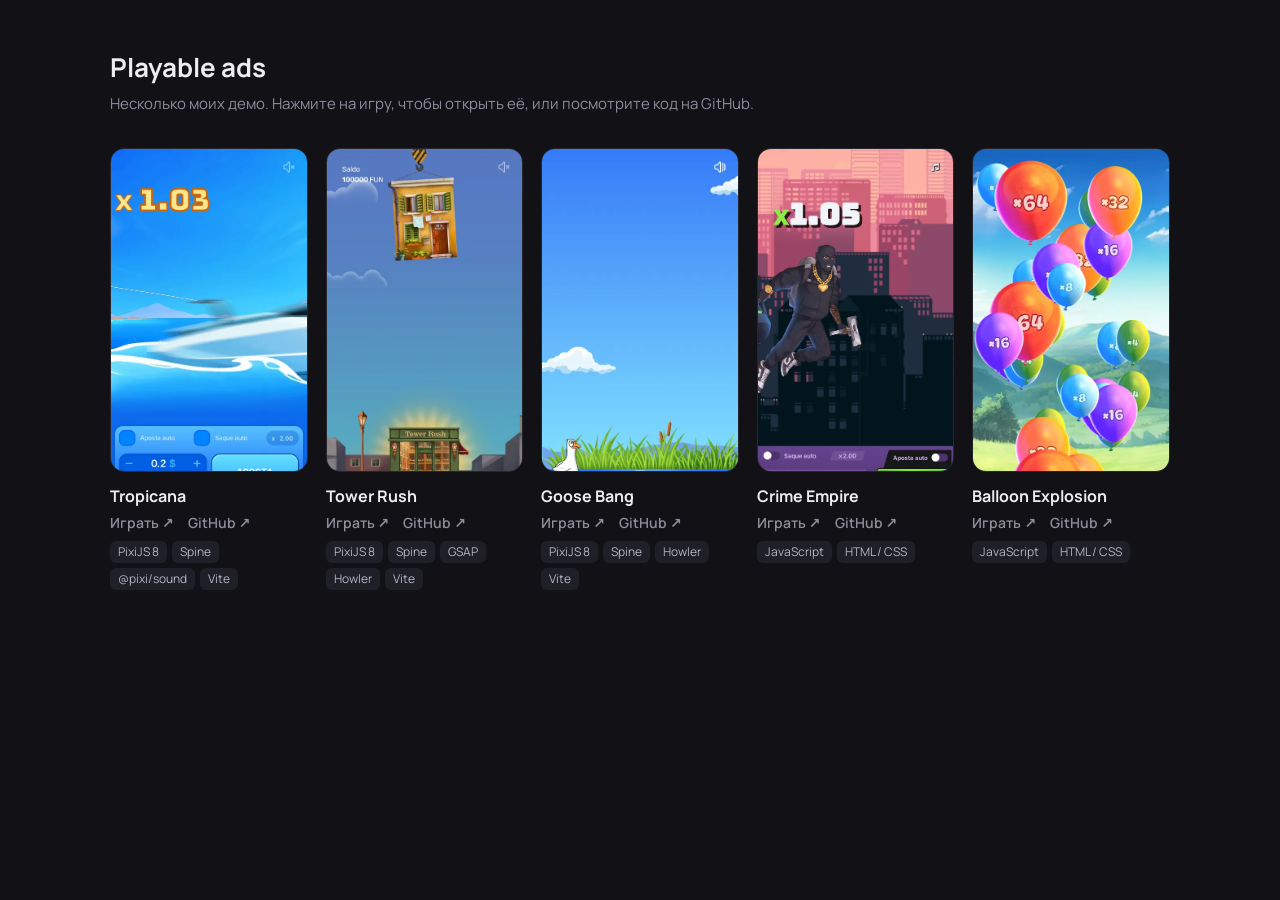
<file: index.html>
<!doctype html>
<html lang="ru">
<head>
  <meta charset="UTF-8">
  <meta name="viewport" content="width=device-width, initial-scale=1">
  <title>Playable ads — примеры</title>
  <meta property="og:title" content="Playable ads — примеры">
  <meta property="og:image" content="assets/og.png">
  <link rel="icon" href="assets/favicon.svg" type="image/svg+xml">
  <link rel="preconnect" href="https://fonts.googleapis.com">
  <link rel="preconnect" href="https://fonts.gstatic.com" crossorigin>
  <link href="https://fonts.googleapis.com/css2?family=Manrope:wght@400;600;700&display=swap" rel="stylesheet">
  <style>
    * { box-sizing: border-box; margin: 0; padding: 0; }
    body { background: #111116; color: #ececf1; font-family: Manrope, system-ui, sans-serif; line-height: 1.5; }
    main { max-width: 1100px; margin: 0 auto; padding: 48px 20px 64px; }
    h1 { font-size: 26px; font-weight: 700; }
    .sub { color: #8d8d9c; margin-top: 6px; font-size: 15px; }
    .grid { display: grid; grid-template-columns: repeat(auto-fill, minmax(190px, 1fr)); gap: 24px 18px; margin-top: 32px; }
    .card { display: block; }
    .cover { display: block; aspect-ratio: 390 / 640; border-radius: 14px; overflow: hidden; background: #1c1c24; border: 1px solid #26262f; transition: transform .2s, border-color .2s; }
    .cover img { width: 100%; height: 100%; object-fit: cover; object-position: top; display: block; }
    .cover:hover { transform: translateY(-3px); border-color: #4a4a5a; }
    .name { margin-top: 12px; font-weight: 700; font-size: 16px; }
    .links { display: flex; gap: 14px; margin-top: 4px; font-size: 14px; font-weight: 600; }
    .links a { color: #8d8d9c; text-decoration: none; }
    .links a:hover { color: #ececf1; }
    .tags { display: flex; flex-wrap: wrap; gap: 5px; margin-top: 8px; }
    .tags span { font-size: 12px; padding: 2px 8px; border-radius: 6px; background: #1f1f28; color: #b4b4c2; }
    @media (max-width: 480px) {
      main { padding-top: 32px; }
      .grid { grid-template-columns: repeat(2, 1fr); gap: 20px 12px; }
    }
  </style>
</head>
<body>
<main>
  <h1>Playable ads</h1>
  <p class="sub">Несколько моих демо. Нажмите на игру, чтобы открыть её, или посмотрите код на GitHub.</p>
  <div class="grid" id="grid"></div>
</main>

<script>
  // Список игр: папка в games/, название, технологии
  const GH = "https://github.com/kseniya7991/";
  const GAMES = [
    { slug: "tropicana",    title: "Tropicana",         repo: "tropicana-playable",    stack: ["PixiJS 8", "Spine", "@pixi/sound", "Vite"] },
    { slug: "tower-rush",   title: "Tower Rush",        repo: "towerrush-playable",    stack: ["PixiJS 8", "Spine", "GSAP", "Howler", "Vite"] },
    { slug: "goose-bang",   title: "Goose Bang",        repo: "goose-bang-playable",   stack: ["PixiJS 8", "Spine", "Howler", "Vite"] },
    { slug: "crime-empire", title: "Crime Empire",      repo: "crime-empire-playable", stack: ["JavaScript", "HTML / CSS"] },
    { slug: "balloon",      title: "Balloon Explosion", repo: "balloon-playable",      stack: ["JavaScript", "HTML / CSS"] },
  ];

  document.getElementById("grid").innerHTML = GAMES.map(g => `
    <div class="card">
      <a class="cover" href="games/${g.slug}/index.html" target="_blank" rel="noopener"><img src="assets/covers/${g.slug}.webp" alt="${g.title}" loading="lazy"></a>
      <div class="name">${g.title}</div>
      <div class="links">
        <a href="games/${g.slug}/index.html" target="_blank" rel="noopener">Играть ↗</a>
        <a href="${GH + g.repo}" target="_blank" rel="noopener">GitHub ↗</a>
      </div>
      <div class="tags">${g.stack.map(s => `<span>${s}</span>`).join("")}</div>
    </div>`).join("");
</script>
</body>
</html>
</file>
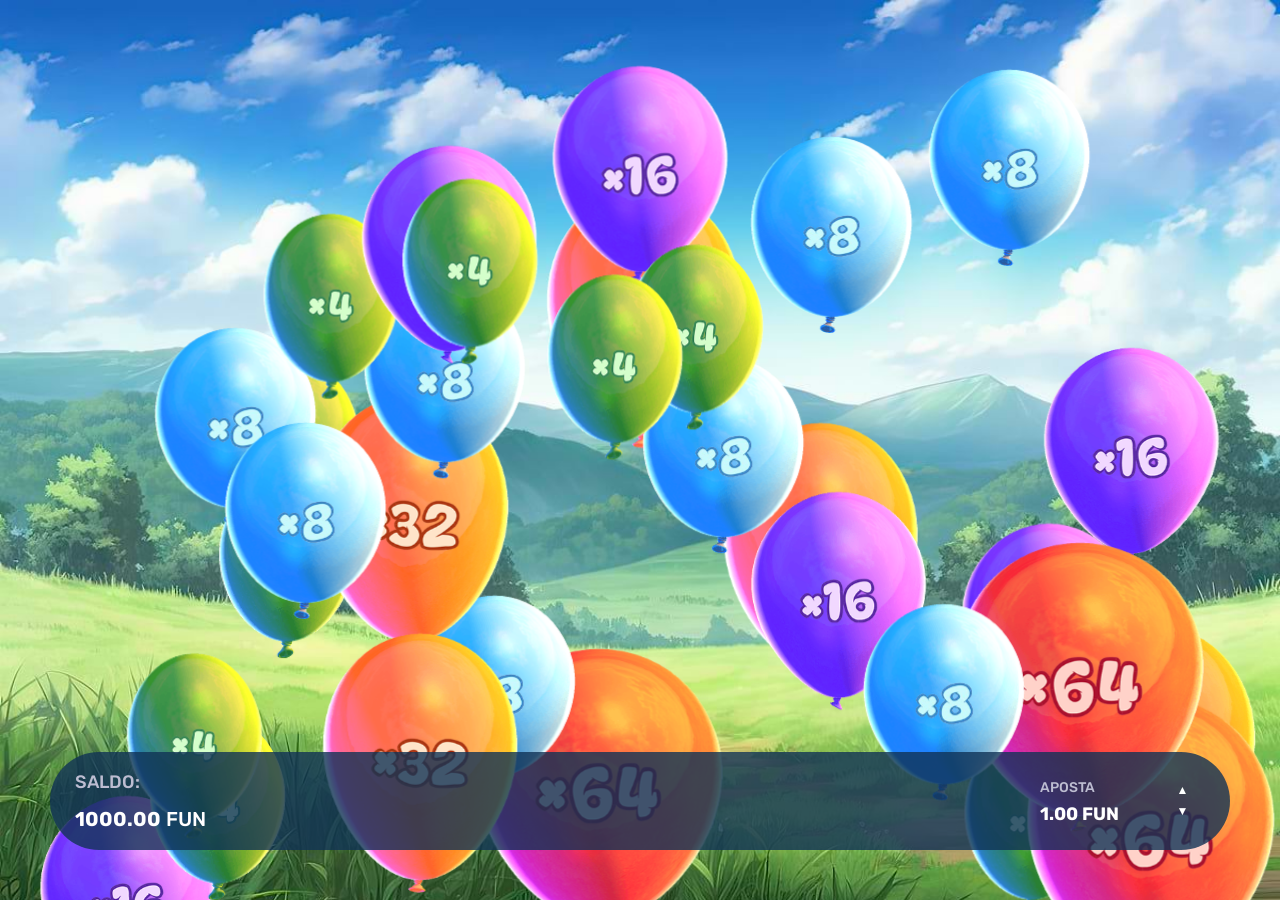
<file: games/balloon/index.html>
<!doctype html>
<html lang="en">

	<head>
		<meta charset="UTF-8">
		<meta name="referrer" content="no-referrer">
		<meta content="width=device-width, user-scalable=no, initial-scale=1.0, maximum-scale=1.0, minimum-scale=1.0, viewport-fit=cover" name="viewport">
		<meta content="ie=edge" http-equiv="X-UA-Compatible">
		<title>Balloon</title>
		<link href="css/main.min.css" rel="stylesheet">
	</head>

	<body>
		<div class="wrapper">
			<div class="game">
				<div class="field" id="field"></div>

				<div class="result" id="result">
					<div class="sum" id="resultSum"></div>
				</div>

				<footer class="game-footer">
					<div class="stat-balance">Saldo:
						<span>
							<strong id="totalBalance">1000.00</strong>
							FUN
						</span>

					</div>
					<div class="stat-win" id="currentWin">
						Você ganhou
						<strong id="currentWinValue">5,00</strong>
						FUN!
					</div>
					<div class="controls" id="betControls">
						<div class="controls__col">
							Aposta
							<input class="bet-display" id="betDisplay" value="1.00 FUN" readonly>

						</div>
						<div class="bet-arrows">
							<button class="arrow-btn" id="arrowUp">▲</button>
							<button class="arrow-btn" id="arrowDown">▼</button>
						</div>
						<div class="bet-dropdown" id="betDropdown"></div>

					</div>
				</footer>
			</div>
			<div class="popup" id="popup">
				<div class="popup__container">
					<div class="popup__win">Você ganhou:
						<span class="popup__sum">
							<span id="totalWin">
								0
							</span>
							R$
						</span>
					</div>
					A demo acabou. Agora é hora de jogar com dinheiro de verdade.
					<div class="popup__text">
						😏 O app tá te esperando:
						<a href="/" rel="noreferrer nofollow" class="popup__link">PLAY</a>
					</div>
					<div class="popup__bonus">Cadastre-se agora e ganhe um bônus exclusivo de 150% no seu primeiro depósito!</div>
				</div>
			</div>
		</div>
	</body>
	<script src="js/main.min.js"></script>
</html>
</file>
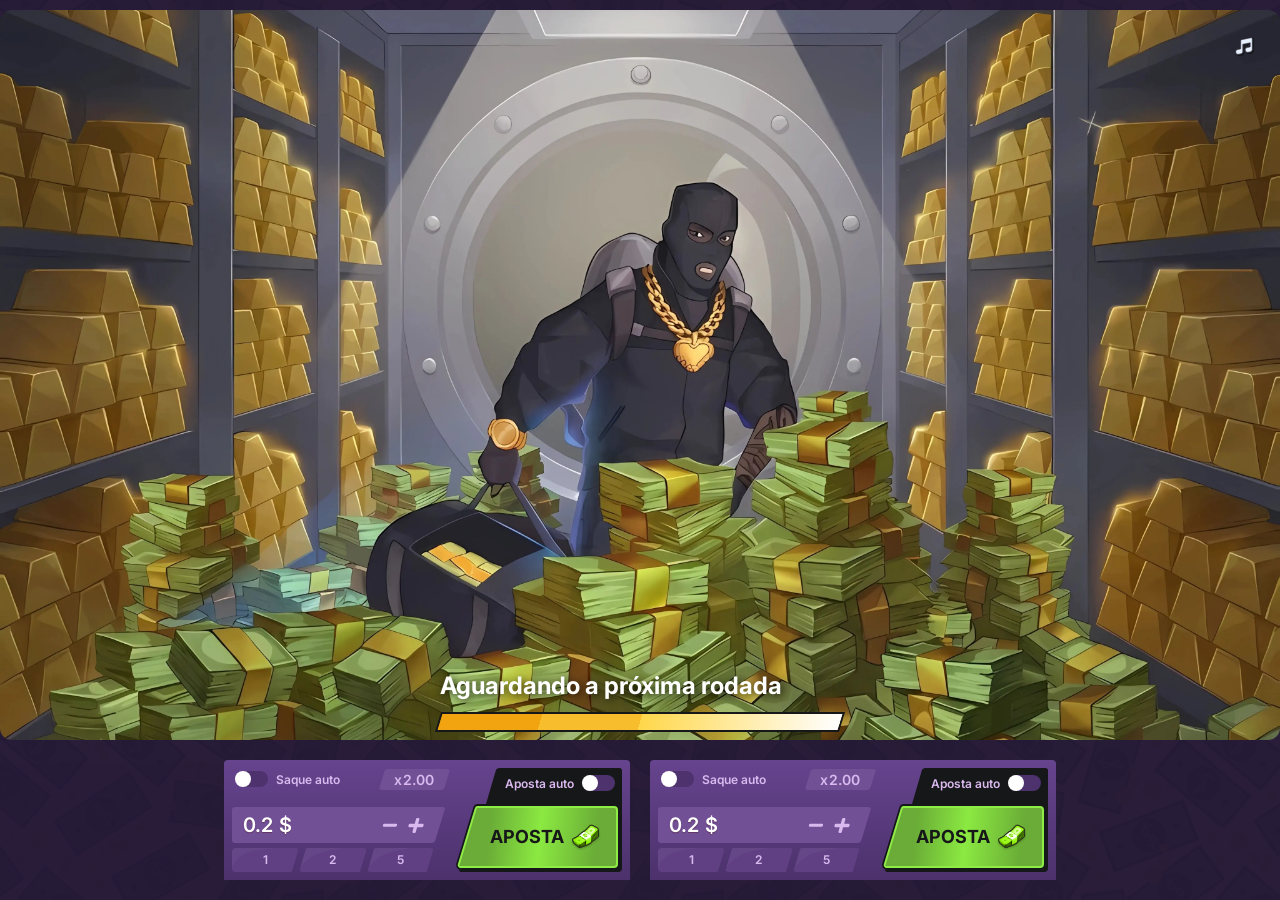
<file: games/crime-empire/index.html>
<!DOCTYPE html>
<html lang="en">
	<head>
		<meta charset="UTF-8">
		<meta name="viewport" content="width=device-width, initial-scale=1.0">
		<title>Game</title>
		<link href="css/main.min.css" rel="stylesheet">
	</head>
	<body>
		<div class="game js-game " data-phase="waiting" data-delay="5000">
			<div class="game__container">
				<div class="game__main">
					<div class="game__bg"></div>
					<button class="game__music-controller js-game__music-control"></button>
					<div class="parallax">
						<div class="layer layer-1"></div>
						<div class="layer layer-2"></div>
						<div class="layer layer-3"></div>
						<div class="layer layer-4"></div>
						<div class="layer layer-5"></div>
						<div class="layer layer-6"></div>
					</div>
					<div class="game__robber"></div>
					<div class="game__preloader js-game__preloader">
						Aguardando a próxima rodada
						<div class="game__progress js-game__progress">
							<span class="game__progress-bar"></span>
						</div>
					</div>
					<div class="game__score js-game__score hiding">x
						<span class="js-game__score-value">1.01</span>
					</div>
					<div class="game__cashout js-game__cashout-modal">
						<img src="assets/win.png" alt="">
						<div class="game__cashout-row">
							<div class="game__cashout-result">
								<span class="js-game__cashout-result">12345</span>
								R$
							</div>
							<span class="game__cashout-mult js-game__cashout-mult">2.00x</span>
						</div>
						<div class="game__cashout-btns">
							<button class="game__btn game__btn--secondary js-game__play">Jogar mais</button>
							<button class="game__btn game__btn--primary">Com dinheiro real</button>
						</div>
					</div>
				</div>
			</div>
			<div class="game__controls">
				<div class="control js-game__control-item">
					<div class="control__left">
						<div class="control__autowithdrawal">
							<label class="control__autocashout control__switch">
								<input type="checkbox" class="control__autocashout-checkbox control__switch-input js-game__autocashout">
								Saque auto
							</label>
							<label class="control__autocashout-field">
								x
								<input pattern="\d*(\s|\d)*(\.|,)?\d?\d?" type="text" inputmode="decimal" class="control__autocashout-input js-game__autocashout-value" value="2.00">
								<span class="control__measurer js-game__measurer">2.00</span>
							</label>
						</div>
						<div class="control__bets js-game__controller">
							<div class="control__bet-field ">
								<label class="control__bet-label">
									<input type="text" inputmode="decimal" class="control__bet-input js-game__controller-input" value="0.2" data-max="150" data-min="0.1">
									<span class="control__measurer js-game__measurer">0.2</span>
									$
								</label>
								<button class="control__bet-down js-game__controller-minus"></button>
								<button class="control__bet-up js-game__controller-plus"></button>
							</div>
							<div class="control__bet-btns">
								<button class="control__bet-btn js-game__controller-bet" data-value="1">1</button>
								<button class="control__bet-btn js-game__controller-bet" data-value="2">2</button>
								<button class="control__bet-btn js-game__controller-bet" data-value="5">5</button>
							</div>
						</div>
					</div>
					<div class="control__right">
						<div class="control__right-wrap-top">
							<label class="control__autobet control__switch">
								<input type="checkbox" class="control__autobet-checkbox control__switch-input js-game__autobet">
								Aposta auto
							</label>
						</div>
						<div class="control__right-wrap-bottom">
							<button class="control__action js-game__bet" data-phase="bet">
								<div class="control__action-wait">
									AGUARDANDO
								</div>
								<div class="control__action-bet">
									APOSTA
									<img src="assets/money.png" alt="">
								</div>
								<div class="control__action-cancel">
									CANCELAR
								</div>
								<div class="control__action-cashout">
									Retirar
									<div class="control__action-result">
										<span class="control__action-sum js-game__bet-value">
											0.5
										</span>
										R$
									</div>
								</div>
							</button>
						</div>
					</div>
				</div>
				<div class="control js-game__control-item">
					<div class="control__left">
						<div class="control__autowithdrawal">
							<label class="control__autocashout control__switch">
								<input type="checkbox" class="control__autocashout-checkbox control__switch-input js-game__autocashout">
								Saque auto
							</label>
							<label class="control__autocashout-field">
								x
								<input pattern="\d*(\s|\d)*(\.|,)?\d?\d?" type="text" inputmode="decimal" class="control__autocashout-input js-game__autocashout-value" value="2.00">
								<span class="control__measurer js-game__measurer">2.00</span>
							</label>
						</div>
						<div class="control__bets js-game__controller">
							<div class="control__bet-field ">
								<label class="control__bet-label">
									<input type="text" inputmode="decimal" class="control__bet-input js-game__controller-input" value="0.2" data-max="150" data-min="0.1">
									<span class="control__measurer js-game__measurer">0.2</span>
									$
								</label>
								<button class="control__bet-down js-game__controller-minus"></button>
								<button class="control__bet-up js-game__controller-plus"></button>
							</div>
							<div class="control__bet-btns">
								<button class="control__bet-btn js-game__controller-bet" data-value="1">1</button>
								<button class="control__bet-btn js-game__controller-bet" data-value="2">2</button>
								<button class="control__bet-btn js-game__controller-bet" data-value="5">5</button>
							</div>
						</div>
					</div>
					<div class="control__right">
						<div class="control__right-wrap-top">
							<label class="control__autobet control__switch">
								<input type="checkbox" class="control__autobet-checkbox control__switch-input js-game__autobet">
								Aposta auto
							</label>
						</div>
						<div class="control__right-wrap-bottom">
							<button class="control__action js-game__bet" data-phase="bet">
								<div class="control__action-wait">
									AGUARDANDO
								</div>
								<div class="control__action-bet">
									APOSTA
									<img src="assets/money.png" alt="">
								</div>
								<div class="control__action-cancel">
									CANCELAR
								</div>
								<div class="control__action-cashout">
									Retirar
									<div class="control__action-result">
										<span class="control__action-sum js-game__bet-value">
											0.5
										</span>
										R$
									</div>
								</div>
							</button>
						</div>
					</div>
				</div>
			
				
			</div>
			<div class="game__final js-game__final">
				<div class="game__final-content">
					A demonstração está finalizada. Agora é hora de jogar com dinheiro real. Cadastre-se, faça um depósito e ganhe um super bônus de 150%:
					<a href="#">PLAY</a>
				</div>
			</div>
		</div>
		<script src="js/main.min.js"></script>
	</body>
</html>
</file>
<file: games/balloon/css/main.min.css>
@font-face{font-family:"Rubik";font-display:swap;src:url("../fonts/Rubik-VariableFont_wght.woff2") format("woff2"),url("../fonts/Rubik-VariableFont_wght.woff") format("woff");font-weight:100 900;font-style:normal}html{line-height:1.5;-webkit-text-size-adjust:100%}body{margin:0}main{display:block}h1{font-size:2em;margin:.67em 0}hr{box-sizing:content-box;height:0;overflow:visible}pre{font-family:monospace,monospace;font-size:1em}a{background-color:rgba(0,0,0,0)}abbr[title]{border-bottom:none;text-decoration:underline;text-decoration:underline dotted}b,strong{font-weight:bolder}code,kbd,samp{font-family:monospace,monospace;font-size:1em}small{font-size:80%}sub,sup{font-size:75%;line-height:0;position:relative;vertical-align:baseline}sub{bottom:-0.25em}sup{top:-0.5em}img{border-style:none;max-width:100%;height:auto}button,input,optgroup,select,textarea{font-family:inherit;font-size:100%;line-height:1.15;margin:0}button,input{overflow:visible}button,select{text-transform:none}button,[type=button],[type=reset],[type=submit]{-webkit-appearance:button}button::-moz-focus-inner,[type=button]::-moz-focus-inner,[type=reset]::-moz-focus-inner,[type=submit]::-moz-focus-inner{border-style:none;padding:0}button:-moz-focusring,[type=button]:-moz-focusring,[type=reset]:-moz-focusring,[type=submit]:-moz-focusring{outline:1px dotted ButtonText}fieldset{padding:.35em .75em .625em}legend{box-sizing:border-box;color:inherit;display:table;max-width:100%;padding:0;white-space:normal}progress{vertical-align:baseline}textarea{overflow:auto}[type=checkbox],[type=radio]{box-sizing:border-box;padding:0}[type=number]::-webkit-inner-spin-button,[type=number]::-webkit-outer-spin-button{height:auto}[type=search]{-webkit-appearance:textfield;outline-offset:-2px}[type=search]::-webkit-search-decoration{-webkit-appearance:none}::-webkit-file-upload-button{-webkit-appearance:button;font:inherit}details{display:block}summary{display:list-item}template{display:none}[hidden]{display:none}*,*::before,*::after{box-sizing:border-box;margin:0;padding:0;outline:none}a{text-decoration:none}ul[class]{list-style:none}html{font-size:16px}:root{--bg: #0b1220;--panel: #0f1724;--text: #e6eef8}html,body{width:100%;height:100%;margin:0;font-family:"Rubik",sans-serif;background:linear-gradient(180deg, #071024 0%, #071022 60%, #071028 100%);color:var(--text);overflow:hidden}.wrapper{background:url("../img/bg-field.jpg") 50% 0% no-repeat no-repeat;width:100%;height:100%;margin:0 auto;overflow:hidden;position:relative;background-size:cover}.popup{position:fixed;z-index:200;inset:0;background:rgba(17,51,85,.5);-webkit-backdrop-filter:blur(1px);backdrop-filter:blur(1px);display:none;align-items:center;justify-content:center}.popup__container{padding:20px 30px;background:rgba(18,69,109,.8901960784);border-radius:15px;border:3px solid #79d5ff;box-shadow:#fff 0 0 10px 5px;color:#fff;font-size:18px;width:max-content;max-width:calc(100% - 50px);display:flex;text-align:center;flex-direction:column;gap:15px}.popup.show{display:flex}.popup__text{display:flex;justify-content:center;align-items:center;gap:20px;font-size:clamp(18px,2vw,22px);font-weight:600;color:#facb14}.popup__win{font-size:clamp(18px,2vw,22px);font-weight:600;color:#fff}.popup__sum{font-size:clamp(20px,2vw,24px);color:#facb14}.popup__link{color:#fff;padding:10px 25px;border-radius:30px;background:linear-gradient(#ced956, #4a904f);text-decoration:none;display:inline-block;animation:pulse 1.5s infinite}.popup__bonus{margin-top:10px;font-size:clamp(20px,1.5vw,25px);font-weight:500;color:#fff;max-width:700px}@keyframes pulse{0%{box-shadow:0 0 0 0 hsla(0,0%,100%,.7)}70%{box-shadow:0 0 15px 8px hsla(0,0%,100%,0)}100%{box-shadow:0 0 0 0 hsla(0,0%,100%,0)}}.game{position:relative;height:100%;width:100%;display:flex;flex-direction:column;justify-content:flex-end;padding:50px}.game-footer{padding:15px 25px;background:rgba(17,51,85,.8);border-radius:50px;z-index:10;display:flex;align-items:center;justify-content:space-between;gap:15px}.stat-balance,.controls{font-size:clamp(16px,1.5vw,18px);font-weight:500;display:flex;flex-direction:column;align-items:flex-start;gap:8px;color:#bdbdd1}.stat-balance,.controls{text-transform:uppercase}.stat-balance span{color:#fff;font-size:clamp(16px,1.6vw,20px)}.stat-win{color:#fbcb14;font-weight:700;font-size:clamp(16px,2vw,22px);opacity:0;transition:all .2s;transition-timing-function:ease-in-out}.stat-win.show{opacity:1}.controls{position:relative;cursor:pointer;display:flex;flex-direction:row;align-items:flex-start;justify-content:center;font-size:clamp(14px,1vw,16px);padding:10px 40px 10px 20px;border-radius:50px;transition:all .2s}.controls:hover{background:rgba(17,51,85,.8)}.controls__col{display:flex;flex-direction:column;align-items:flex-start;gap:6px}.bet-display{width:125px;color:#fff;font-size:clamp(16px,1.5vw,18px);background:rgba(0,0,0,0);border:none;font-weight:bold;cursor:pointer;transition:all .3s;user-select:none}.bet-arrows{position:absolute;top:50%;right:10px;transform:translateY(-50%);display:flex;flex-direction:column;gap:2px;height:40px}.arrow-btn{flex:1;width:25px;border:none;border-radius:4px;cursor:pointer;display:flex;align-items:center;justify-content:center;transition:all .2s;font-weight:bold;background:rgba(0,0,0,0);color:#fff;font-size:12px}.arrow-btn:hover:not(:disabled){background:hsla(0,0%,100%,.1);transform:scale(1.1)}.arrow-btn:disabled{pointer-events:none;opacity:.5}.bet-dropdown{position:absolute;top:-10px;left:0;right:0;transform:translateY(-100%);max-height:300px;background:#0f3460;overflow-y:auto;opacity:0;pointer-events:none;transition:all .3s;z-index:100}.bet-dropdown.open{opacity:1;pointer-events:all}.bet-option{padding:12px 15px;cursor:pointer;transition:background .2s;font-size:clamp(14px,1.5vw,16px)}.bet-option:last-child{border-bottom:none}.bet-option:hover{background:#1a4d7a;color:#fff}.bet-option.selected{background:#1a4d7a;color:#fff;font-weight:bold}.bet-dropdown::-webkit-scrollbar{width:4px}.bet-dropdown::-webkit-scrollbar-track{background:#16213e;border-radius:4px}.bet-dropdown::-webkit-scrollbar-thumb{background:hsla(0,0%,100%,.2745098039);border-radius:4px}.field{position:absolute;z-index:5;inset:0;overflow:hidden}.point{z-index:10}.m1-1 .box{background:linear-gradient(180deg, #9be7ff, #7fd2ff);background-image:url("../img/ballon1-1.png")}.m1-5 .box{background:linear-gradient(180deg, #9be7ff, #7fd2ff);background-image:url("../img/ballon1-5.png")}.m2 .box{background:linear-gradient(180deg, #9be7ff, #7fd2ff);background-image:url("../img/ballon2.png")}.m4 .box{background:linear-gradient(180deg, #c6f6d5, #9ae6b4);background-image:url("../img/ballon1-1.png")}.m8 .box{background:linear-gradient(180deg, #9be7ff, #7fd2ff);background-image:url("../img/ballon2.png")}.m16 .box{background:linear-gradient(180deg, #ffd1f0, #ff9bd8);background-image:url("../img/ballon16.png")}.m32 .box{background:linear-gradient(180deg, #e9d5ff, #c29bff);background-image:url("../img/ballon32.png")}.m64 .box{background:linear-gradient(180deg, #ffd9d9, #ffa6a6);background-image:url("../img/ballon64.png")}.m1-1 .box::after{background-image:url("../img/x1-1.png")}.m1-5 .box::after{background-image:url("../img/x1-5.png")}.m2 .box::after{background-image:url("../img/x2.png")}.m4 .box::after{background-image:url("../img/xx4.png")}.m8 .box::after{background-image:url("../img/x88.png")}.m16 .box::after{background-image:url("../img/x16.png")}.m32 .box::after{background-image:url("../img/x32.png")}.m64 .box::after{background-image:url("../img/x64.png")}.m4{clip-path:ellipse(50% 50%)}.m8{clip-path:ellipse(50% 46%)}.m16{clip-path:ellipse(51% 47%)}.m32{clip-path:ellipse(50% 49%)}.m64{clip-path:ellipse(50% 44%)}.balloon{position:absolute;left:0;top:0;will-change:transform;touch-action:none;user-select:none;aspect-ratio:72/96;width:7%;display:flex;align-items:center;justify-content:center;font-weight:700;color:#071722;cursor:pointer;transform-style:preserve-3d}.balloon .box{position:relative;width:100%;height:100%;display:flex;align-items:center;justify-content:center;background-position:center;background-repeat:no-repeat;background-size:contain}.balloon .box::after{content:"";aspect-ratio:40/20;width:50%;background-position:center;background-size:contain;background-repeat:no-repeat}.m1-5{width:8%}.m2{width:10%}.m4{width:clamp(70px,12%,140px)}.m8{width:clamp(80px,13%,185px)}.m16{width:clamp(100px,14%,230px)}.m32{width:clamp(115px,16%,260px)}.m64{width:clamp(150px,20%,350px)}.particle{position:absolute;width:clamp(30px,5%,50px);aspect-ratio:1/1;border-radius:50%;background-image:url("../img/coin2.png");background-size:contain;background-position:center;background-repeat:no-repeat;display:flex;align-items:center;justify-content:center;pointer-events:none;transform-origin:center}.result{position:absolute;z-index:20;left:50%;top:50%;transform:translate(-50%, -50%) scale(0);text-align:center;opacity:0;pointer-events:none;color:#fbcb14;font-size:clamp(25px,2.5vw,35px);font-weight:900;min-width:150px;padding:10px 20px;background:rgba(17,51,85,.8);border-radius:50px;transition:all .2s;transition-timing-function:ease-in-out}.result.show{opacity:1;transform:translate(-50%, -50%) scale(1);pointer-events:auto}@media(max-width: 1210px){.game{padding:20px}}@media(max-width: 768px){.game{padding:0}.game-footer{padding:10px 10px;border-radius:0}.bet-display{width:105px}.popup__container{padding:20px;max-width:calc(100% - 20px)}}
</file>
<file: games/crime-empire/css/main.min.css>
*,body,input{font-family:Inter,sans-serif}.game__robber,.parallax{bottom:0;pointer-events:none}.control__left,.game__cashout,.game__robber,.parallax{pointer-events:none}@font-face{font-family:Inter;font-display:swap;src:url("../fonts/Inter-VariableFont_opsz,wght.woff2") format("woff2"),url("../fonts/Inter-VariableFont_opsz,wght.woff") format("woff");font-weight:100 900;font-style:normal}@font-face{font-family:Bungee;font-display:swap;src:url("../fonts/Bungee-Regular.woff2") format("woff2"),url("../fonts/Bungee-Regular.woff") format("woff");font-weight:400;font-style:normal}.game,body,html{height:100%;width:100%;margin:0}*{box-sizing:border-box}button,input{background:0 0;border:none;outline:0;cursor:pointer;padding:0}.game{--delay:5000;--delay-part:0.8;width:100%;display:flex;flex-direction:column;align-items:center;justify-content:flex-start;background:#251936}.game::before{content:"";position:absolute;z-index:0;inset:0;opacity:.015;background:url("../assets/moneybg.webp") center center/400px,#251936}.game>*{z-index:5}.game__final{display:none;position:fixed;z-index:200;inset:0;background:rgba(0,0,0,.4);-webkit-backdrop-filter:blur(3px);backdrop-filter:blur(3px);align-items:center;justify-content:center;padding:20px}.game__final.active{display:flex}.game__final-content{max-width:600px;min-height:200px;max-height:100%;border-radius:8px;padding:16px 30px;background:linear-gradient(#66448e 0,#4c316c 100%);border:3px solid #8451be;box-shadow:0 0 10px 0 rgba(0,0,0,.5);display:flex;flex-direction:column;align-items:center;justify-content:center;gap:20px;font-size:clamp(18px, 2vw, 20px);line-height:1.5;font-weight:400;text-align:center;color:#fff}.game__final-content a{background:linear-gradient(96.39deg,#f1a40f 8.21%,#fedf4b 44.11%,#f1a40f 84.6%);font-size:18px;font-weight:700;line-height:24px;color:#161718;text-decoration:none;border-radius:4px;padding:8px 16px;width:160px;max-width:100%;animation:1.5s infinite pulse}.game__cashout-result span,.game__score,.game__status{font-weight:800}.game__final-content a:hover{background:#ffff41}.game__container{flex:1;width:100%;max-width:1440px;border-radius:12px;overflow:hidden;display:flex;align-items:center;justify-content:center;margin-top:10px}.game__main{flex:1;position:relative;padding:20px;width:100%;height:100%}.game__music-controller{position:relative;z-index:20;display:flex;align-items:center;justify-content:center;width:32px;height:32px;margin-left:auto}.game__preloader.hiding,.game__score.hiding,.parallax{display:none}.game__music-controller::after{content:"";background-image:url('data:image/svg+xml,<svg viewBox="0 0 24 24" fill="none" xmlns="http://www.w3.org/2000/svg"><g filter="url(%23a)"><path d="M20.25 4.715a.95.95 0 0 0-.377-.755l-.152.199.152-.199a1.03 1.03 0 0 0-.832-.189l-9.5 1.958a.974.974 0 0 0-.791.944v7.904c0 .21-.155.406-.392.454l-2.66.547c-1.128.231-1.948 1.188-1.948 2.31 0 1.518 1.464 2.622 2.984 2.308l2.042-.42c1.144-.236 1.974-1.205 1.974-2.342v-7.12l7.5-1.547v3.848c0 .21-.155.405-.392.454l-2.662.55c-1.127.233-1.946 1.188-1.946 2.31 0 1.519 1.464 2.623 2.985 2.31l2.041-.421c1.144-.236 1.974-1.205 1.974-2.342z" fill="%23e6f0ff" stroke="%232a252e" stroke-width=".5" stroke-linejoin="round"/></g><defs><filter id="a" x="0" y="0" width="25" height="25" filterUnits="userSpaceOnUse" color-interpolation-filters="sRGB"><feFlood flood-opacity="0" result="BackgroundImageFix"/><feColorMatrix in="SourceAlpha" values="0 0 0 0 0 0 0 0 0 0 0 0 0 0 0 0 0 0 127 0" result="hardAlpha"/><feOffset dx="1" dy="1"/><feComposite in2="hardAlpha" operator="out"/><feColorMatrix values="0 0 0 0 0.0862745 0 0 0 0 0.0901961 0 0 0 0 0.0941176 0 0 0 0.9 0"/><feBlend in2="BackgroundImageFix" result="effect1_dropShadow_5000_18639"/><feBlend in="SourceGraphic" in2="effect1_dropShadow_5000_18639" result="shape"/></filter></defs></svg>');background-position:center;background-repeat:no-repeat;background-size:contain;width:24px;height:24px}.game__btn::after,.parallax{position:absolute;height:100%}.game__music-controller.disabled{opacity:.5}.game__bg{position:absolute;inset:0;z-index:-1;background-image:url("../assets/waiting.webp");background-position:center;background-size:cover}.layer-1,.layer-2,.layer-3,.layer-4,.layer-5,.layer-6{background-size:1244px 100%}.parallax{left:0;width:100%;min-height:800px;z-index:0}.game[data-phase=finish] .parallax,.game[data-phase=playing] .parallax{display:block}.layer{position:absolute;inset:0;background-repeat:repeat-x;background-position:0 0;animation-timing-function:linear;animation-iteration-count:infinite}.layer-1{background-image:url("../assets/1-city.png");animation:60s linear infinite moving}.layer-2{background-image:url("../assets/2-city.png");animation:50s linear infinite moving}.layer-3{background-image:url("../assets/3-city.png");animation:40s linear infinite moving}.layer-4{background-image:url("../assets/4-city.png");animation:30s linear infinite moving}.layer-5{background-image:url("../assets/5-city.png");animation:20s linear infinite moving}.layer-6{background-image:url("../assets/6-city.png");animation:10s linear infinite moving}@keyframes moving{from{background-position:0 0}to{background-position:-1244px 0}}.game__robber{display:none;position:absolute;background-image:url("../assets/robber.png");background-size:contain;background-repeat:no-repeat;width:600px;height:600px;right:100%;--right-robber-final-position:20%;--top-robber-final-position:15%}.game[data-phase=playing] .game__robber{display:block;animation:.6s ease-out forwards robberStart,2s ease-in-out .6s infinite alternate forwards robberFlying}.game[data-phase=finish] .game__robber{display:block;animation:1s forwards robberFinish}@keyframes robberStart{to{right:var(--right-robber-final-position);top:calc(var(--top-robber-final-position) + 10%)}}@keyframes robberFlying{0%{top:calc(var(--top-robber-final-position) + 10%)}100%{top:var(--top-robber-final-position)}}@keyframes robberFinish{from{right:var(--right-robber-final-position);top:calc(var(--top-robber-final-position) + 10%)}to{right:-100%;top:00%}}.game__status{color:#fff;text-align:center;font-size:120px}.game__score{position:absolute;top:100px;left:100px;color:#8eed44;text-align:center;font-size:clamp(60px, 10vw, 120px);line-height:1;z-index:2;display:flex;flex-direction:row;align-items:flex-end;justify-content:flex-start;transition:.3s;text-shadow:5px 5px 0 rgba(0,0,0,.8);filter:drop-shadow(0px 0px 20px #da6985)}@media (max-width:700px){.game__score{top:100px;left:30px}.game__container{margin-top:0;border-radius:0}.game__robber{width:320px;height:320px;--right-robber-final-position:5%;--top-robber-final-position:20%}}.game__score.active{top:50%;left:50%;transform:translate(-50%,-50%) scale(1.1)}.game__score span{color:#f1f5f7;font-family:Bungee,sans-serif}.game__cashout{position:absolute;z-index:3;top:30px;left:50%;transform:translateX(-50%);max-width:100%;padding:12px 16px;width:clamp(200px,491px,100% - 24px);display:flex;flex-direction:column;align-items:center;justify-content:center;gap:20px;opacity:0}.game__cashout-row,.game__controls{width:100%;position:relative;display:flex}.game__cashout::after{content:"";position:absolute;inset:0;z-index:-1;border-radius:4px;background:linear-gradient(112deg,#fdfefe 0,#fdfefe 60%,#fdf2b3 60%,#fdf2b3 70%,#fae293 70%,#fae293 100%);box-shadow:2px 2px 0 0 #202321}.game__cashout img{position:absolute;top:0;left:50%;transform:translate(-50%,-100%);max-width:100%}.game__cashout.active{opacity:1;top:100px;transition:.3s;pointer-events:all}.game__cashout-row{flex-direction:row;align-items:center;justify-content:space-between;gap:15px;flex-wrap:wrap}.game__cashout-mult{padding:2px 5px;border-radius:2px;background:#e4effe;color:#373b3e;font-size:14px;font-weight:500;line-height:20px;box-shadow:2px 2px 0 0 #202321}.game__cashout-result{color:#f1a410;font-size:22px;line-height:1;font-weight:600}.game__cashout-btns{display:flex;align-items:stretch;justify-content:center;gap:5px}.game__btn{position:relative;z-index:1;padding:12px 20px;border-radius:4px;font-size:18px;font-weight:700;line-height:24px;text-transform:uppercase;transition:.3s}.game__btn--secondary{padding-right:0;margin-right:20px;color:rgba(22,23,24,.8);background:#a978be;border:2px solid #c383df}.game__btn::after{content:"";top:-2px;width:50%;z-index:-1;transform:skew(-17deg);transition:.3s}.game__btn--secondary::after{border-radius:0 4px 4px 0;right:-20px;background:#a978be;border-top:2px solid #c383df;border-right:2px solid #c383df;border-bottom:2px solid #c383df}.game__btn--secondary:hover,.game__btn--secondary:hover::after{background:#c383df}.game__btn--primary{color:#161718;background:rgb(134 207 77);border:2px solid #8eed44;margin-left:20px;padding-left:0}.game__btn--primary:hover,.game__btn--primary:hover::after{background:#8eed44}.game__btn--primary::after{border-radius:4px 0 0 4px;left:-20px;background:rgb(134 207 77);border-top:2px solid #8eed44;border-left:2px solid #8eed44;border-bottom:2px solid #8eed44}.game__controls{flex-direction:row;align-items:stretch;justify-content:center;flex-wrap:wrap;gap:20px;padding:20px}.control{overflow:hidden;width:auto;max-width:100%;height:120px;position:relative;display:flex;-webkit-box-pack:justify;justify-content:space-between;padding:8px;border-radius:4px 4px 0 0;background:linear-gradient(#66448e 0,#4c316c 100%)}.game[data-phase=waiting] .game__progress-bar{animation:linear forwards loadingBar;animation-duration:calc(var(--delay) * 1ms)}.game__preloader{position:absolute;bottom:10px;left:50%;width:400px;max-width:calc(100% - 16px * 2);transform:translateX(-50%);display:flex;flex-direction:column;align-items:flex-start;gap:10px;color:#fff;font-size:24px;line-height:1.5;font-weight:700;text-shadow:2px 2px 9px rgba(0,0,0,.8)}.game__progress{width:100%;height:16px;border-radius:0;background:linear-gradient(90deg,#f1a410 0,#f1a410 25%,#f8bd2d 25%,#f8bd2d 50%,#ffd74a 50%,#fff 100%);transform:skew(-17deg);box-shadow:0 0 0 2px #161718}.game__progress-bar{position:absolute;z-index:2;top:0;right:-1px;height:100%;border-radius:0;background-color:#161718}@media (max-width:500px){.game__controls{flex-direction:column;padding:0;gap:10px}.control{width:100%;border-radius:0}.control__left{width:100%;max-width:calc(100% - 170px)}.game__final-content{padding:12px 16px}.game__final{padding:16px}}.control__left{width:215px;left:0;display:flex;-webkit-box-pack:justify;justify-content:space-between;flex-direction:column;align-self:stretch;z-index:2;opacity:.6}.control__right{right:0;mix-blend-mode:normal;z-index:1;padding-left:31px;display:flex;flex-direction:column;align-items:flex-end;justify-content:space-between}.control__right-wrap-top{position:relative;flex:1;background-color:#161718;border-radius:0 4px 0 0;padding:4px 4px 0 0}.control__right-wrap-top::before{content:"";position:absolute;z-index:-1;top:0;right:0;width:172px;height:41px;background-image:url('data:image/svg+xml,<svg xmlns="http://www.w3.org/2000/svg" viewBox="0 0 172 41" fill="none" class="sc-lccgLh gACmRG"><path fill="%23161718" d="M167 31h5v10h-5zM54 0h-4.5a4 4 0 0 0-3.84 2.88L36 36h18z"/><path d="M53.001 0h116a3 3 0 0 1 3 3v33h-119z" fill="%23161718"/></svg>');background-size:contain;background-repeat:no-repeat;background-position:top right}.control__right-wrap-bottom{background-color:#161718;border-radius:4px 0 4px 4px;padding:2px 4px 4px 0}.control__switch{display:flex;align-items:center;justify-content:flex-start;gap:5px;margin:0;font-size:12px;font-weight:600;color:#d9b9ee;cursor:pointer}.control__switch-input{appearance:none;background-color:#4d326d;min-width:32px;height:16px;border-radius:8px;cursor:pointer;position:relative;transition:background-color .2s ease-in}.control__autocashout-input,.control__bet-input{field-sizing:content;background:0 0;outline:0;margin-left:0;letter-spacing:0;text-align:center}.control__switch-input::after{content:"";position:absolute;top:50%;width:16px;height:16px;transform:translate(-50%,-50%);border-radius:50%;background-color:#fff;transition:.3s ease-in-out;left:7px}.control__switch-input:checked{background-color:#83d641}.control__switch-input:checked::after{left:25px}.control__autowithdrawal{display:flex;margin-bottom:10px;-webkit-box-pack:justify;justify-content:space-between;-webkit-box-align:center;align-items:center;max-width:100%}.control__autocashout-field{position:relative;width:100%;max-width:65px;display:flex;align-items:center;justify-content:center;gap:0;padding:2px 5px;font-size:clamp(12px, 2.5vw, 14px);font-weight:600;letter-spacing:0;color:#d9b9ee}.control__autocashout-field::after{content:"";position:absolute;z-index:-1;inset:0;background:#715095;border-radius:3px;transform:skewX(-17deg)}.control__autocashout-input{position:relative;z-index:2;font-size:clamp(12px, 2.5vw, 14px);font-weight:600;color:#d9b9ee;border:none;height:100%;opacity:1;transition:opacity .16s}.control__bet-field::after,.control__bet-field::before{z-index:-1;top:0;background:#715095;border-radius:3px;height:100%;position:absolute;content:""}.control__autocashout-input+.control__measurer{font-size:clamp(12px, 2.5vw, 14px);font-weight:600;letter-spacing:0;position:absolute;opacity:0}.control__bets{width:207px;max-width:100%;display:flex;flex-direction:column;align-items:stretch;gap:5px}.control__bet-field{position:relative;padding:2px 10px;display:flex;align-items:center;justify-content:center;min-height:36px}.control__bet-input,.control__bet-label{color:#fff;caret-color:rgb(255,255,255);padding:0;text-shadow:rgba(70,0,0,.35) 0 1px 1px;line-height:24px;font-size:20px;font-weight:600}.control__bet-field::before{left:0;width:80%}.control__bet-field::after{right:0;width:50%;transform:skewX(-17deg)}.control__bet-label{margin-right:auto}.control__bet-input{border:none;height:100%}.control__bet-input+.control__measurer{font-size:20px;font-weight:600;line-height:24px;position:absolute;opacity:0}.control__bet-down,.control__bet-up{position:relative;color:#d9b9ee;font-size:20px;font-weight:600;line-height:14px;letter-spacing:0;text-align:center;padding:5px}.control__bet-down:hover::before,.control__bet-up:hover::before{opacity:1}.control__bet-down::before,.control__bet-up::before{content:"";inset:0;position:absolute;z-index:0;border-radius:2px;transform:skewX(332deg);background-color:rgba(228,205,255,.08);opacity:0;transition:.2s}.control__bet-down::after,.control__bet-up::after{content:"";position:relative;z-index:1;display:block;width:16px;height:16px;background-position:center;background-repeat:no-repeat;background-size:contain}.control__bet-down::after{background-image:url('data:image/svg+xml,<svg xmlns="http://www.w3.org/2000/svg" viewBox="0 0 16 4" fill="none"><path fill-rule="evenodd" clip-rule="evenodd" d="M.903 2.342a1 1 0 0 0 .942 1.335h11.877a1 1 0 0 0 .942-.665l.35-.983a1 1 0 0 0-.942-1.335H2.195a1 1 0 0 0-.943.665z" fill="%23d9b9ee"/></svg>')}.control__bet-up::after{background-image:url('data:image/svg+xml,<svg xmlns="http://www.w3.org/2000/svg" viewBox="0 0 15 14" fill="none"><path d="M5.165 14a1 1 0 0 1-.961-1.275l3.428-12A1 1 0 0 1 8.594 0H9.69a1 1 0 0 1 .962 1.275l-3.429 12a1 1 0 0 1-.961.725zM1.363 8.588a1 1 0 0 1-.954-1.3l.37-1.176a1 1 0 0 1 .955-.7h11.903a1 1 0 0 1 .954 1.3l-.37 1.176a1 1 0 0 1-.955.7z" fill="%23d9b9ee"/></svg>')}.control__bet-btns{width:100%;padding-right:5px;display:flex;align-items:stretch;justify-content:center;gap:0}.control__bet-btn{appearance:none;flex:1;height:24px;display:flex;align-items:center;justify-content:center;color:#d9b9ee;font-size:12px;font-weight:600;line-height:14px;background-image:url('data:image/svg+xml,<svg xmlns="http://www.w3.org/2000/svg" width="64" height="24" viewBox="0 0 64 24" class="sc-buvPDS huozha"><path d="M0 2C0 0.89543 0.895431 0 2 0H52V24H2C0.895432 24 0 23.1046 0 22V2Z" fill="%23604083"></path><path d="M52 24H54.75C56.0833 24 57.2567 23.12 57.63 21.84L63.2533 2.56C63.6267 1.28 62.6667 0 61.3333 0H52V24Z" fill="%23604083"></path><path opacity="0.05" fill-rule="evenodd" clip-rule="evenodd" d="M43.5 0H4C1.79086 0 0 1.79086 0 4V19C6.30201 4.73085 18.2895 2.1482 43.5 0Z" fill="white" fill-opacity="0.6"></path></svg>');background-position:center;background-size:cover;background-repeat:no-repeat;border-radius:4px;cursor:pointer;transition:.2s}.control__bet-btn:first-child{background-image:url('data:image/svg+xml,<svg xmlns="http://www.w3.org/2000/svg" width="64" height="24" viewBox="0 0 64 24" class="sc-buvPDS huozha"><path d="M0 2a2 2 0 0 1 2-2h50v24H2a2 2 0 0 1-2-2zm52 22h2.75a3 3 0 0 0 2.88-2.16l5.623-19.28A2 2 0 0 0 61.333 0H52z" fill="%23604083"/><path opacity=".05" fill-rule="evenodd" clip-rule="evenodd" d="M43.5 0H4a4 4 0 0 0-4 4v15C6.302 4.73 18.29 2.148 43.5 0" fill="%23fff" fill-opacity=".6"/></svg>')}.control__bet-btn:nth-child(2),.control__bet-btn:nth-child(3){background-image:url('data:image/svg+xml,<svg xmlns="http://www.w3.org/2000/svg" width="62" height="24" viewBox="0 0 62 24" fill="none" class="sc-buvPDS huozha"><path d="M11 0H9.25a3 3 0 0 0-2.88 2.16L.747 21.44A2 2 0 0 0 2.667 24H11zm0 0h39v24H11zm39 24h2.75a3 3 0 0 0 2.88-2.16l5.623-19.28A2 2 0 0 0 59.333 0H50z" fill="%23604083"/><path opacity=".05" d="M5.9 3.84 1.464 18.88c2.762-3.964 5.888-6.974 9.613-9.326C19.857 4.009 30.971 2.119 49.512 0H11.077C8.68 0 6.571 1.564 5.9 3.84" fill="%23fff" fill-opacity=".6"/></svg>')}.control__bet-btn:first-child:hover{background-image:url('data:image/svg+xml,<svg xmlns="http://www.w3.org/2000/svg" width="64" height="24" viewBox="0 0 64 24" class="sc-buvPDS huozha"><path d="M0 2a2 2 0 0 1 2-2h50v24H2a2 2 0 0 1-2-2zm52 22h2.75a3 3 0 0 0 2.88-2.16l5.623-19.28A2 2 0 0 0 61.333 0H52z" fill="%23745398"/><path opacity=".05" fill-rule="evenodd" clip-rule="evenodd" d="M43.5 0H4a4 4 0 0 0-4 4v15C6.302 4.73 18.29 2.148 43.5 0" fill="%23fff" fill-opacity=".6"/></svg>')}.control__bet-btn:nth-child(2):hover,.control__bet-btn:nth-child(3):hover{background-image:url('data:image/svg+xml,<svg xmlns="http://www.w3.org/2000/svg" width="62" height="24" viewBox="0 0 62 24" fill="none" class="sc-buvPDS huozha"><path d="M11 0H9.25a3 3 0 0 0-2.88 2.16L.747 21.44A2 2 0 0 0 2.667 24H11zm0 0h39v24H11zm39 24h2.75a3 3 0 0 0 2.88-2.16l5.623-19.28A2 2 0 0 0 59.333 0H50z" fill="%23745398"/><path opacity=".05" d="M5.9 3.84 1.464 18.88c2.762-3.964 5.888-6.974 9.613-9.326C19.857 4.009 30.971 2.119 49.512 0H11.077C8.68 0 6.571 1.564 5.9 3.84" fill="%23fff" fill-opacity=".6"/></svg>')}.control__autobet{flex-direction:row-reverse}.control__action{position:relative;width:140px;height:62px;display:flex;align-items:center;justify-content:center;padding:0 5px 0 0;background:linear-gradient(96.39deg,#6aac37 8.21%,#8be941 44.11%,#6aac37 84.6%);border-radius:0 4px 4px 0;border:2px solid #8eed44}.control__action:hover{background:#8eed44}.control__action:hover::before{background-image:url('data:image/svg+xml,<svg xmlns="http://www.w3.org/2000/svg" width="79" height="68" fill="none" class="sc-cAkrUM gvwBb"><g clip-path="url(%23a)"><g filter="url(%23b)"><path d="M28.35 2V1H22c-1.793 0-3.373 1.162-3.886 2.856l-16.941 56C.396 62.422 2.344 65 5.058 65h23.293v-1" stroke="%23161718" stroke-width="1.8"/><path d="M29 2h-5.48c-1.381 0-2.598.857-2.993 2.108L3.132 59.204C2.535 61.097 4.035 63 6.125 63H29z" fill="%238eed44"/></g><path d="M79 3H21.72a2 2 0 0 0-1.914 1.418l-17.021 56A2 2 0 0 0 4.698 63H79" stroke="%238eed44" stroke-width="1.9"/></g><defs><clipPath id="a"><path fill="%23fff" d="M0 0h27v68H0z"/></clipPath><filter id="b" x="-.001" y="0" width="31.352" height="68" filterUnits="userSpaceOnUse" color-interpolation-filters="sRGB"><feFlood flood-opacity="0" result="BackgroundImageFix"/><feColorMatrix in="SourceAlpha" values="0 0 0 0 0 0 0 0 0 0 0 0 0 0 0 0 0 0 127 0" result="hardAlpha"/><feOffset dx="2" dy="2"/><feComposite in2="hardAlpha" operator="out"/><feColorMatrix values="0 0 0 0 0.0862745 0 0 0 0 0.0901961 0 0 0 0 0.0941176 0 0 0 1 0"/><feBlend in2="BackgroundImageFix" result="effect1_dropShadow_40_410"/><feBlend in="SourceGraphic" in2="effect1_dropShadow_40_410" result="shape"/></filter></defs></svg>')}.control__action::before{content:"";position:absolute;top:-4px;left:-24px;width:79px;height:68px;background-image:url('data:image/svg+xml,<svg xmlns="http://www.w3.org/2000/svg" width="79" height="68" fill="none" class="sc-cAkrUM gvwBb"><g clip-path="url(%23clip)"><g filter="url(%23filter1)"><path d="M28.3507 2V1H27.3368H21.9993C20.2062 1 18.6259 2.1615 18.1132 3.85628L1.17195 59.8563C0.395915 62.4215 2.344 65 5.05809 65H27.3368H28.3507V64" stroke="%23161718" stroke-width="1.8"></path><path id="bet-button-bg" d="M29 2H23.5197C22.1389 2 20.922 2.85707 20.5271 4.10766L3.13241 59.2044C2.53481 61.0973 4.03498 63 6.12503 63H29V2Z" fill="%236AAC37"></path></g><path d="M79 3H21.7193C20.8388 3 20.0618 3.57589 19.8057 4.41838L2.78468 60.4184C2.39419 61.7031 3.35549 63 4.69824 63H79" stroke="%238EED44" stroke-width="1.9"></path></g><defs><filter id="filter1" x="-0.00134277" y="0" width="31.352" height="68" filterUnits="userSpaceOnUse" color-interpolation-filters="sRGB"><feFlood flood-opacity="0" result="BackgroundImageFix"></feFlood><feColorMatrix in="SourceAlpha" type="matrix" values="0 0 0 0 0 0 0 0 0 0 0 0 0 0 0 0 0 0 127 0" result="hardAlpha"></feColorMatrix><feOffset dx="2" dy="2"></feOffset><feComposite in2="hardAlpha" operator="out"></feComposite><feColorMatrix type="matrix" values="0 0 0 0 0.0862745 0 0 0 0 0.0901961 0 0 0 0 0.0941176 0 0 0 1 0"></feColorMatrix><feBlend mode="normal" in2="BackgroundImageFix" result="effect1_dropShadow_40_410"></feBlend><feBlend mode="normal" in="SourceGraphic" in2="effect1_dropShadow_40_410" result="shape"></feBlend></filter><clipPath id="clip"><rect width="27" height="68" fill="white"></rect></clipPath></defs></svg>');background-position:top left;background-size:contain;background-repeat:no-repeat;transform:translateZ(0)}.control__action-bet,.control__action-cancel,.control__action-cashout,.control__action-wait{display:none}.control__action-bet,.control__action-cancel,.control__action-wait{align-items:center;justify-content:flex-start;gap:5px;font-size:18px;font-weight:700;line-height:24px;color:#161718}.control__action-bet img{max-width:32px;max-height:32px}.control[data-phase=bet] .control__action-bet{display:flex}.control[data-phase=bet] .control__left{pointer-events:all;opacity:1}.control[data-phase=wait] .control__action{background:#a978be;border:2px solid #a978be;pointer-events:none}.control[data-phase=wait] .control__action::before{background-image:url('data:image/svg+xml,<svg xmlns="http://www.w3.org/2000/svg" width="79" height="68" fill="none" class="sc-cAkrUM gvwBb"><g clip-path="url(%23a)"><g filter="url(%23b)"><path d="M28.35 2V1H22c-1.793 0-3.373 1.162-3.886 2.856l-16.941 56C.396 62.422 2.344 65 5.058 65h23.293v-1" stroke="%23161718" stroke-width="1.8"/><path d="M29 2h-5.48c-1.381 0-2.598.857-2.993 2.108L3.132 59.204C2.535 61.097 4.035 63 6.125 63H29z" fill="%23a978be"/></g><path d="M79 3H21.72a2 2 0 0 0-1.914 1.418l-17.021 56A2 2 0 0 0 4.698 63H79" stroke="%23a978be" stroke-width="1.9"/></g><defs><clipPath id="a"><path fill="%23fff" d="M0 0h27v68H0z"/></clipPath><filter id="b" x="-.001" y="0" width="31.352" height="68" filterUnits="userSpaceOnUse" color-interpolation-filters="sRGB"><feFlood flood-opacity="0" result="BackgroundImageFix"/><feColorMatrix in="SourceAlpha" values="0 0 0 0 0 0 0 0 0 0 0 0 0 0 0 0 0 0 127 0" result="hardAlpha"/><feOffset dx="2" dy="2"/><feComposite in2="hardAlpha" operator="out"/><feColorMatrix values="0 0 0 0 0.0862745 0 0 0 0 0.0901961 0 0 0 0 0.0941176 0 0 0 1 0"/><feBlend in2="BackgroundImageFix" result="effect1_dropShadow_40_410"/><feBlend in="SourceGraphic" in2="effect1_dropShadow_40_410" result="shape"/></filter></defs></svg>')}.control[data-phase=wait] .control__action-wait{display:flex;opacity:.5}.control[data-phase=cancel] .control__action{background:linear-gradient(96.39deg,#b02d1b 8.21%,#ea4b38 44.11%,#b02d1b 84.6%);border:2px solid #ff5946}.control[data-phase=cancel] .control__action::before{background-image:url('data:image/svg+xml,<svg xmlns="http://www.w3.org/2000/svg" width="79" height="68" fill="none" class="sc-cAkrUM gvwBb"><g clip-path="url(%23a)"><g filter="url(%23b)"><path d="M28.35 2V1H22c-1.793 0-3.373 1.162-3.886 2.856l-16.941 56C.396 62.422 2.344 65 5.058 65h23.293v-1" stroke="%23161718" stroke-width="1.8"/><path d="M29 2h-5.48c-1.381 0-2.598.857-2.993 2.108L3.132 59.204C2.535 61.097 4.035 63 6.125 63H29z" fill="%23b02d1b"/></g><path d="M79 3H21.72a2 2 0 0 0-1.914 1.418l-17.021 56A2 2 0 0 0 4.698 63H79" stroke="%23ff5946" stroke-width="1.9"/></g><defs><clipPath id="a"><path fill="%23fff" d="M0 0h27v68H0z"/></clipPath><filter id="b" x="-.001" y="0" width="31.352" height="68" filterUnits="userSpaceOnUse" color-interpolation-filters="sRGB"><feFlood flood-opacity="0" result="BackgroundImageFix"/><feColorMatrix in="SourceAlpha" values="0 0 0 0 0 0 0 0 0 0 0 0 0 0 0 0 0 0 127 0" result="hardAlpha"/><feOffset dx="2" dy="2"/><feComposite in2="hardAlpha" operator="out"/><feColorMatrix values="0 0 0 0 0.0862745 0 0 0 0 0.0901961 0 0 0 0 0.0941176 0 0 0 1 0"/><feBlend in2="BackgroundImageFix" result="effect1_dropShadow_40_410"/><feBlend in="SourceGraphic" in2="effect1_dropShadow_40_410" result="shape"/></filter></defs></svg>')}.control[data-phase=cancel] .control__action:hover{background:#ff5946}.control[data-phase=cancel] .control__action:hover::before{background-image:url('data:image/svg+xml,<svg xmlns="http://www.w3.org/2000/svg" width="79" height="68" fill="none" class="sc-cAkrUM gvwBb"><g clip-path="url(%23a)"><g filter="url(%23b)"><path d="M28.35 2V1H22c-1.793 0-3.373 1.162-3.886 2.856l-16.941 56C.396 62.422 2.344 65 5.058 65h23.293v-1" stroke="%23161718" stroke-width="1.8"/><path d="M29 2h-5.48c-1.381 0-2.598.857-2.993 2.108L3.132 59.204C2.535 61.097 4.035 63 6.125 63H29z" fill="%23ff5946"/></g><path d="M79 3H21.72a2 2 0 0 0-1.914 1.418l-17.021 56A2 2 0 0 0 4.698 63H79" stroke="%23ff5946" stroke-width="1.9"/></g><defs><clipPath id="a"><path fill="%23fff" d="M0 0h27v68H0z"/></clipPath><filter id="b" x="-.001" y="0" width="31.352" height="68" filterUnits="userSpaceOnUse" color-interpolation-filters="sRGB"><feFlood flood-opacity="0" result="BackgroundImageFix"/><feColorMatrix in="SourceAlpha" values="0 0 0 0 0 0 0 0 0 0 0 0 0 0 0 0 0 0 127 0" result="hardAlpha"/><feOffset dx="2" dy="2"/><feComposite in2="hardAlpha" operator="out"/><feColorMatrix values="0 0 0 0 0.0862745 0 0 0 0 0.0901961 0 0 0 0 0.0941176 0 0 0 1 0"/><feBlend in2="BackgroundImageFix" result="effect1_dropShadow_40_410"/><feBlend in="SourceGraphic" in2="effect1_dropShadow_40_410" result="shape"/></filter></defs></svg>')}.control[data-phase=cancel] .control__action-cancel{display:flex}.control__action-cashout{flex-direction:column;gap:0}.control[data-phase=cashout] .control__action{background:linear-gradient(96.39deg,#f1a40f 8.21%,#fedf4b 44.11%,#f1a40f 84.6%);border:2px solid #ffe141}.control[data-phase=cashout] .control__action::before{background-image:url('data:image/svg+xml,<svg xmlns="http://www.w3.org/2000/svg" width="79" height="68" fill="none" class="sc-cAkrUM gvwBb"><g clip-path="url(%23a)"><g filter="url(%23b)"><path d="M28.35 2V1H22c-1.793 0-3.373 1.162-3.886 2.856l-16.941 56C.396 62.422 2.344 65 5.058 65h23.293v-1" stroke="%23161718" stroke-width="1.8"/><path d="M29 2h-5.48c-1.381 0-2.598.857-2.993 2.108L3.132 59.204C2.535 61.097 4.035 63 6.125 63H29z" fill="%23f1a40f"/></g><path d="M79 3H21.72a2 2 0 0 0-1.914 1.418l-17.021 56A2 2 0 0 0 4.698 63H79" stroke="%23ffe141" stroke-width="1.9"/></g><defs><clipPath id="a"><path fill="%23fff" d="M0 0h27v68H0z"/></clipPath><filter id="b" x="-.001" y="0" width="31.352" height="68" filterUnits="userSpaceOnUse" color-interpolation-filters="sRGB"><feFlood flood-opacity="0" result="BackgroundImageFix"/><feColorMatrix in="SourceAlpha" values="0 0 0 0 0 0 0 0 0 0 0 0 0 0 0 0 0 0 127 0" result="hardAlpha"/><feOffset dx="2" dy="2"/><feComposite in2="hardAlpha" operator="out"/><feColorMatrix values="0 0 0 0 0.0862745 0 0 0 0 0.0901961 0 0 0 0 0.0941176 0 0 0 1 0"/><feBlend in2="BackgroundImageFix" result="effect1_dropShadow_40_410"/><feBlend in="SourceGraphic" in2="effect1_dropShadow_40_410" result="shape"/></filter></defs></svg>')}.control[data-phase=cashout] .control__action:hover{background:#ffff41}.control[data-phase=cashout] .control__action:hover::before{background-image:url('data:image/svg+xml,<svg xmlns="http://www.w3.org/2000/svg" width="79" height="68" fill="none" class="sc-cAkrUM gvwBb"><g clip-path="url(%23a)"><g filter="url(%23b)"><path d="M28.35 2V1H22c-1.793 0-3.373 1.162-3.886 2.856l-16.941 56C.396 62.422 2.344 65 5.058 65h23.293v-1" stroke="%23161718" stroke-width="1.8"/><path d="M29 2h-5.48c-1.381 0-2.598.857-2.993 2.108L3.132 59.204C2.535 61.097 4.035 63 6.125 63H29z" fill="%23ffff41"/></g><path d="M79 3H21.72a2 2 0 0 0-1.914 1.418l-17.021 56A2 2 0 0 0 4.698 63H79" stroke="%23ffff41" stroke-width="1.9"/></g><defs><clipPath id="a"><path fill="%23fff" d="M0 0h27v68H0z"/></clipPath><filter id="b" x="-.001" y="0" width="31.352" height="68" filterUnits="userSpaceOnUse" color-interpolation-filters="sRGB"><feFlood flood-opacity="0" result="BackgroundImageFix"/><feColorMatrix in="SourceAlpha" values="0 0 0 0 0 0 0 0 0 0 0 0 0 0 0 0 0 0 127 0" result="hardAlpha"/><feOffset dx="2" dy="2"/><feComposite in2="hardAlpha" operator="out"/><feColorMatrix values="0 0 0 0 0.0862745 0 0 0 0 0.0901961 0 0 0 0 0.0941176 0 0 0 1 0"/><feBlend in2="BackgroundImageFix" result="effect1_dropShadow_40_410"/><feBlend in="SourceGraphic" in2="effect1_dropShadow_40_410" result="shape"/></filter></defs></svg>')}.control[data-phase=cashout] .control__action-cashout{display:flex;font-size:14px;line-height:24px;font-weight:800;color:#9d5614}.control__action-result{font-size:18px;font-weight:700;line-height:24px;color:#161718;margin-top:-2px}@keyframes pulse{0%{box-shadow:0 0 0 0 rgba(255,255,255,.7)}70%{box-shadow:0 0 15px 8px rgba(255,255,255,0)}100%{box-shadow:0 0 0 0 rgba(255,255,255,0)}}@keyframes loadingBar{0%{width:calc(100% - 0%)}10%{width:calc(100% - 5%)}20%{width:calc(100% - 15%)}30%{width:calc(100% - 20%)}31%{width:calc(100% - 26%)}35%{width:calc(100% - 29%)}39%{width:calc(100% - 33%)}45%{width:calc(100% - 40%)}48%{width:calc(100% - 42%)}52%{width:calc(100% - 49%)}55%{width:calc(100% - 52%)}70%{width:calc(100% - 54%)}75%{width:calc(100% - 70%)}80%{width:calc(100% - 71%)}83%{width:calc(100% - 74%)}84%{width:calc(100% - 80%)}85%{width:calc(100% - 85%)}87%{width:calc(100% - 98%)}100%,90%{width:calc(100% - 100%)}}
</file>
